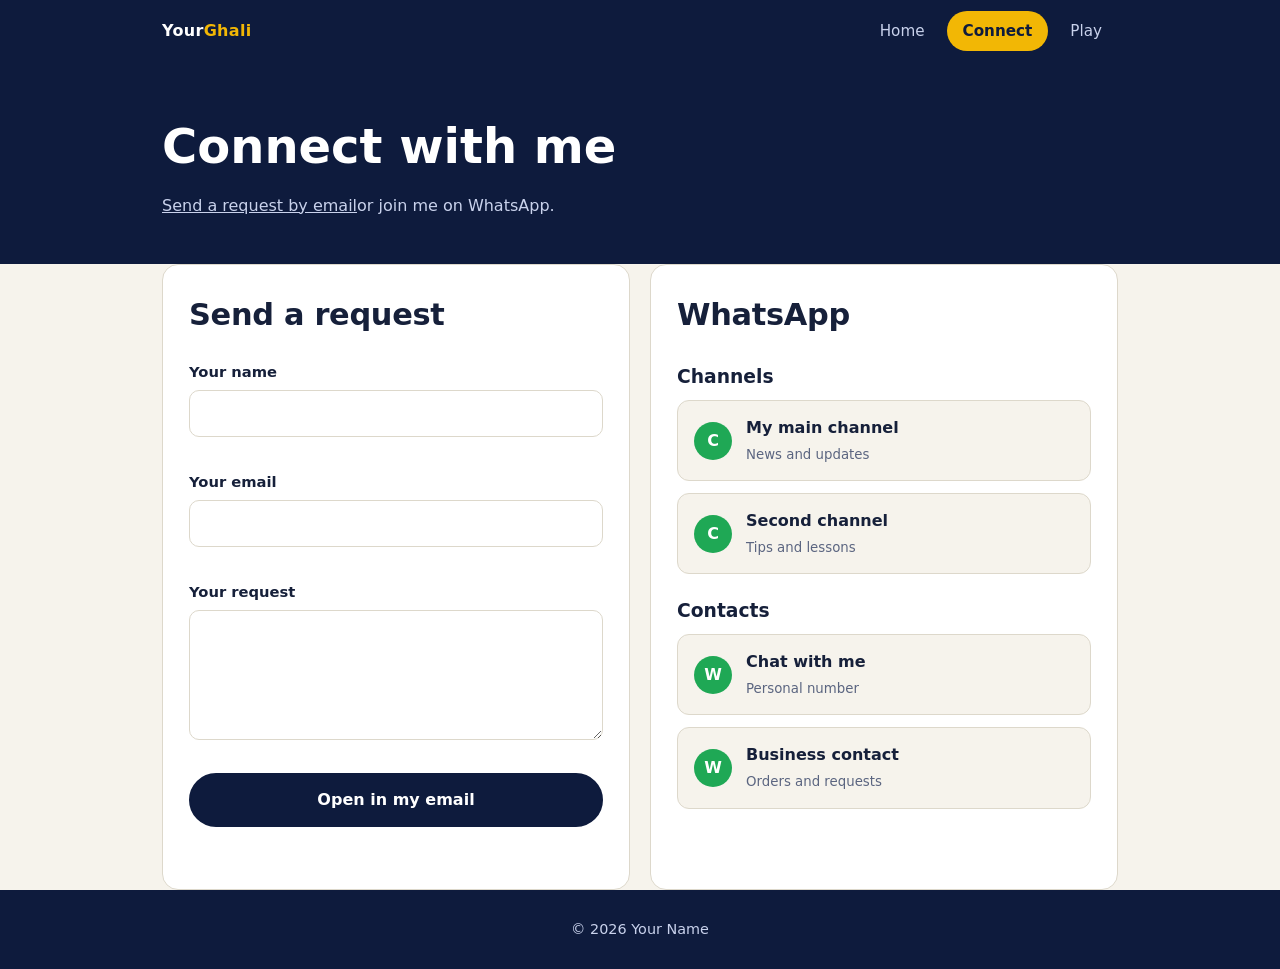
<file: connect.html>
<!DOCTYPE html>
<html lang="en">
<head>
<meta charset="UTF-8">
<meta name="viewport" content="width=device-width, initial-scale=1">
<title>Connect – Ghali Auwal</title>
<link rel="stylesheet" href="style.css">
</head>
<body>
<header class="site-header">
  <div class="wrap">
    <a class="logo" href="index.html">Your<span>Ghali</span></a>
    <nav class="nav" id="nav" aria-label="Main">
      <a href="index.html">Home</a>
      <a href="connect.html" aria-current="page">Connect</a>
      <a href="play.html">Play</a>
    </nav>
    <button class="menu-btn" id="menu-btn" aria-label="Menu" aria-expanded="false" aria-controls="nav">☰</button>
  </div>
</header>

<div class="page-title">
  <div class="wrap"><h1>Connect with me</h1><p><a href=auwalghali324@gmail.com>Send a request by email</a>or join me on WhatsApp.</p></div>
</div>

<main>
  <section class="wrap">
    <div class="grid">
      <div class="card reveal">
        <h2>Send a request</h2>
        <form id="request-form" novalidate>
          <label>Your name <input type="text" name="name" autocomplete="name"><span class="error"></span></label>
          <label>Your email <input type="email" name="email" autocomplete="email"><span class="error"></span></label>
          <label>Your request <textarea name="message"></textarea><span class="error"></span></label>
          <button class="btn dark solid" type="submit">Open in my email</button>
          <p class="status" id="form-status" role="status"></p>
        </form>
      </div>

      <div class="card reveal">
        <h2>WhatsApp</h2>
        <h3 class="sub">Channels</h3>
        <div class="wa-list">
          <!-- Replace each # with your real WhatsApp channel link -->
          <a class="wa-link" href="#" target="_blank" rel="noopener"><i>C</i><span><b>My main channel</b><small>News and updates</small></span></a>
          <a class="wa-link" href="#" target="_blank" rel="noopener"><i>C</i><span><b>Second channel</b><small>Tips and lessons</small></span></a>
        </div>
        <h3 class="sub">Contacts</h3>
        <div class="wa-list">
          <!-- Format: https://wa.me/COUNTRYCODE+NUMBER (digits only) -->
          <a class="wa-link" href="https://wa.me/15551234567" target="_blank" rel="noopener"><i>W</i><span><b>Chat with me</b><small>Personal number</small></span></a>
          <a class="wa-link" href="https://wa.me/15557654321" target="_blank" rel="noopener"><i>W</i><span><b>Business contact</b><small>Orders and requests</small></span></a>
        </div>
      </div>
    </div>
  </section>
</main>

<footer><div class="wrap">© <span id="year">2026</span> Your Name</div></footer>
<script src="script.js"></script>
</body>
</html>
</file>
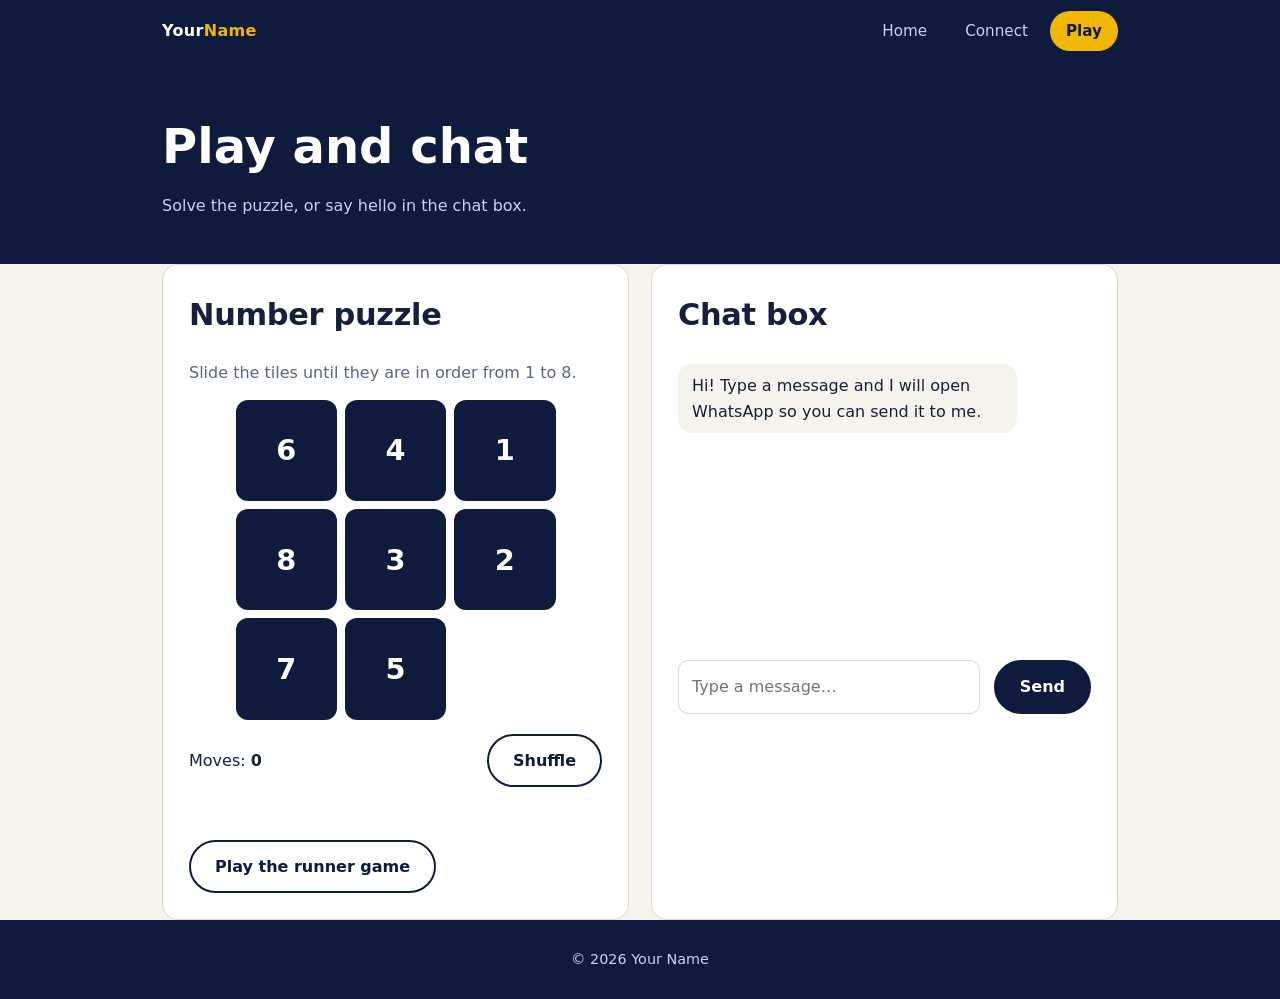
<file: play.html>
<!DOCTYPE html>
<html lang="en">
<head>
<meta charset="UTF-8">
<meta name="viewport" content="width=device-width, initial-scale=1">
<title>Play – Your Name</title>
<link rel="stylesheet" href="style.css">
</head>
<body>
<header class="site-header">
  <div class="wrap">
    <a class="logo" href="index.html">Your<span>Name</span></a>
    <nav class="nav" id="nav" aria-label="Main">
      <a href="index.html">Home</a>
      <a href="connect.html">Connect</a>
      <a href="play.html" aria-current="page">Play</a>
    </nav>
    <button class="menu-btn" id="menu-btn" aria-label="Menu" aria-expanded="false" aria-controls="nav">☰</button>
  </div>
</header>

<div class="page-title">
  <div class="wrap"><h1>Play and chat</h1><p>Solve the puzzle, or say hello in the chat box.</p></div>
</div>

<main>
  <section class="wrap">
    <div class="play">
      <div class="card reveal">
        <h2>Number puzzle</h2>
        <p>Slide the tiles until they are in order from 1 to 8.</p>
        <div class="puzzle" id="puzzle" aria-label="Sliding puzzle"></div>
        <div class="game-bar">
          <span>Moves: <b id="moves">0</b></span>
          <button class="btn dark" id="shuffle" type="button">Shuffle</button>
        </div>
        <p class="status" id="win" role="status"></p>
        <div class="btns"><button class="btn dark" type="button" onclick="openRunner()">Play the runner game</button></div>
      </div>

      <div class="card chat reveal">
        <h2>Chat box</h2>
        <div class="msgs" id="msgs" aria-live="polite"></div>
        <form id="chat-form">
          <input id="chat-input" type="text" placeholder="Type a message…" aria-label="Message" autocomplete="off">
          <button class="btn dark solid" type="submit">Send</button>
        </form>
      </div>
    </div>
  </section>
</main>

<footer><div class="wrap">© <span id="year">2026</span> Your Name</div></footer>
<script src="script.js"></script>
</body>
</html>
</file>
<file: style.css>
:root {
  --navy: #0e1b3d;
  --navy-2: #17294f;
  --paper: #f6f3ec;
  --card: #ffffff;
  --ink: #16203a;
  --muted: #5b6580;
  --sun: #f2b705;
  --teal: #19a58b;
  --line: #ddd8cb;
  --wa: #1fa855;
  font-family: system-ui, -apple-system, "Segoe UI", Roboto, sans-serif;
}
* { box-sizing: border-box; margin: 0; padding: 0; }
html { scroll-behavior: smooth; }
body { background: var(--paper); color: var(--ink); line-height: 1.6; min-height: 100vh; animation: pagein .5s ease; }
@keyframes pagein { from { opacity: 0; transform: translateY(8px); } to { opacity: 1; transform: none; } }
a { color: inherit; }
button { font: inherit; cursor: pointer; }
:focus-visible { outline: 3px solid var(--sun); outline-offset: 2px; }
.wrap { max-width: 1000px; margin: 0 auto; padding: 0 22px; }

/* Header */
.site-header { background: var(--navy); color: #fff; position: sticky; top: 0; z-index: 20; }
.site-header .wrap { display: flex; align-items: center; justify-content: space-between; height: 62px; }
.logo { font-weight: 800; text-decoration: none; letter-spacing: .02em; }
.logo span { color: var(--sun); }
.nav { display: flex; gap: 6px; }
.nav a { text-decoration: none; padding: 8px 16px; border-radius: 999px; font-size: .95rem; color: #c9d2ec; }
.nav a:hover { color: #fff; }
.nav a[aria-current="page"] { background: var(--sun); color: var(--navy); font-weight: 700; }
.menu-btn { display: none; background: none; border: 1px solid #3a4b78; color: #fff; border-radius: 8px; width: 40px; height: 40px; font-size: 1.2rem; }

/* Hero */
.hero { background: var(--navy); color: #fff; position: relative; overflow: hidden; padding: 70px 0 90px; }
.hero .wrap { display: grid; grid-template-columns: 1fr 320px; gap: 40px; align-items: center; position: relative; z-index: 1; }
.hero h1 { font-size: clamp(2.4rem, 7vw, 4.4rem); line-height: 1.05; letter-spacing: -.02em; }
.hero h1 em { font-style: normal; color: var(--sun); }
.hero p { margin-top: 20px; color: #c9d2ec; font-size: 1.1rem; max-width: 48ch; }
.typed { color: var(--sun); font-weight: 700; border-right: 3px solid var(--sun); padding-right: 4px; animation: blink 1s step-end infinite; }
@keyframes blink { 50% { border-color: transparent; } }
.btns { margin-top: 30px; display: flex; gap: 12px; flex-wrap: wrap; }
.btn { display: inline-block; padding: 12px 24px; border-radius: 999px; text-decoration: none; font-weight: 700; border: 2px solid var(--sun); background: none; color: var(--sun); transition: transform .2s; }
.btn:hover { transform: translateY(-2px); }
.btn.solid { background: var(--sun); color: var(--navy); }
.btn.dark { border-color: var(--navy); color: var(--navy); }
.btn.dark.solid { background: var(--navy); color: #fff; }
.photo { width: 300px; height: 300px; border-radius: 42% 58% 55% 45% / 50% 45% 55% 50%; overflow: hidden; border: 5px solid var(--sun); animation: morph 9s ease-in-out infinite; background: var(--navy-2); justify-self: center; }
.photo img, .avatar-fallback { width: 100%; height: 100%; object-fit: cover; display: grid; place-items: center; font-size: 5rem; font-weight: 800; color: var(--sun); }
@keyframes morph { 50% { border-radius: 58% 42% 45% 55% / 45% 55% 45% 55%; } }
.orb { position: absolute; border-radius: 50%; filter: blur(2px); opacity: .5; animation: float 8s ease-in-out infinite; }
.orb.a { width: 220px; height: 220px; background: var(--teal); top: -60px; left: -60px; }
.orb.b { width: 140px; height: 140px; background: var(--sun); bottom: -40px; right: 30%; animation-delay: -3s; opacity: .35; }
@keyframes float { 50% { transform: translate(24px, -28px) scale(1.08); } }

/* Content */
section { padding: 60px 0; }
h2 { font-size: 1.9rem; margin-bottom: 20px; letter-spacing: -.01em; }
.grid { display: grid; gap: 20px; grid-template-columns: repeat(auto-fit, minmax(270px, 1fr)); }
.card { background: var(--card); border: 1px solid var(--line); border-radius: 16px; padding: 26px; }
.card h3 { margin-bottom: 10px; }
.card p { color: var(--muted); }
dl { display: grid; grid-template-columns: auto 1fr; gap: 10px 18px; }
dt { font-weight: 700; }
dd { color: var(--muted); }
.tags { display: flex; flex-wrap: wrap; gap: 8px; margin-top: 16px; }
.tags span { background: var(--paper); border: 1px solid var(--line); border-radius: 999px; padding: 4px 14px; font-size: .88rem; }

.page-title { background: var(--navy); color: #fff; padding: 46px 0; }
.page-title h1 { font-size: clamp(2rem, 6vw, 3rem); }
.page-title p { color: #c9d2ec; margin-top: 8px; }

/* Forms & links */
form { display: grid; gap: 14px; }
label { display: grid; gap: 6px; font-weight: 600; font-size: .92rem; }
input, textarea { font: inherit; padding: 11px 13px; border: 1px solid var(--line); border-radius: 10px; background: #fff; color: var(--ink); }
textarea { min-height: 130px; resize: vertical; }
.error { color: #c0392b; font-size: .82rem; font-weight: 400; min-height: 1em; }
.status { color: var(--teal); font-weight: 600; min-height: 1.4em; }
.wa-list { display: grid; gap: 12px; margin-top: 8px; }
.wa-link { display: flex; align-items: center; gap: 14px; padding: 14px 16px; border-radius: 12px; background: var(--paper); border: 1px solid var(--line); text-decoration: none; transition: transform .2s, border-color .2s; }
.wa-link:hover { transform: translateX(4px); border-color: var(--wa); }
.wa-link i { width: 38px; height: 38px; border-radius: 50%; background: var(--wa); color: #fff; display: grid; place-items: center; font-style: normal; font-weight: 800; flex: none; }
.wa-link b { display: block; }
.wa-link small { color: var(--muted); }
h3.sub { margin: 22px 0 4px; }

/* Play page */
.play { display: grid; gap: 22px; grid-template-columns: 1fr 1fr; align-items: start; }
.puzzle { display: grid; grid-template-columns: repeat(3, 1fr); gap: 8px; max-width: 320px; margin: 14px auto; }
.tile { aspect-ratio: 1; border: none; border-radius: 12px; background: var(--navy); color: #fff; font-size: 1.8rem; font-weight: 800; transition: transform .15s, background .2s; }
.tile:hover { background: var(--navy-2); }
.tile.blank { background: transparent; pointer-events: none; }
.tile.ok { background: var(--teal); }
.game-bar { display: flex; justify-content: space-between; align-items: center; gap: 10px; }
.chat { display: flex; flex-direction: column; height: 100%; min-height: 380px; }
.msgs { flex: 1; display: flex; flex-direction: column; gap: 8px; overflow-y: auto; padding: 4px 0 12px; max-height: 300px; }
.bubble { max-width: 82%; padding: 9px 14px; border-radius: 14px; background: var(--paper); animation: pagein .3s; }
.bubble.me { align-self: flex-end; background: var(--navy); color: #fff; }
.chat form { grid-template-columns: 1fr auto; }

/* Weak network banner + runner overlay */
.net-banner { position: fixed; bottom: 16px; left: 50%; transform: translateX(-50%); z-index: 50; background: var(--navy); color: #fff; padding: 12px 16px 12px 20px; border-radius: 999px; display: flex; gap: 14px; align-items: center; box-shadow: 0 10px 30px rgba(0,0,0,.3); animation: pagein .4s; max-width: calc(100% - 24px); }
.net-banner[hidden], .overlay[hidden] { display: none; }
.net-banner button { background: var(--sun); color: var(--navy); border: none; border-radius: 999px; padding: 8px 16px; font-weight: 700; }
.overlay { position: fixed; inset: 0; background: rgba(14,27,61,.92); z-index: 60; display: grid; place-items: center; padding: 16px; }
.overlay-box { background: #fff8e8; border-radius: 18px; padding: 20px; width: min(660px, 100%); text-align: center; }
.overlay canvas { width: 100%; height: auto; display: block; background: #fff; border-radius: 10px; border: 1px solid var(--line); touch-action: manipulation; margin: 12px 0; }

footer { background: var(--navy); color: #c9d2ec; padding: 28px 0; font-size: .9rem; text-align: center; }

.reveal { opacity: 0; transform: translateY(16px); transition: opacity .6s, transform .6s; }
.reveal.in { opacity: 1; transform: none; }

@media (max-width: 760px) {
  .hero .wrap, .play { grid-template-columns: 1fr; }
  .photo { width: 240px; height: 240px; order: -1; }
  .menu-btn { display: block; }
  .nav { display: none; position: absolute; top: 62px; left: 0; right: 0; background: var(--navy); flex-direction: column; padding: 10px 22px 18px; }
  .nav.open { display: flex; }
}
@media (prefers-reduced-motion: reduce) {
  * { animation: none !important; transition: none !important; }
  .reveal { opacity: 1; transform: none; }
}
</file>
